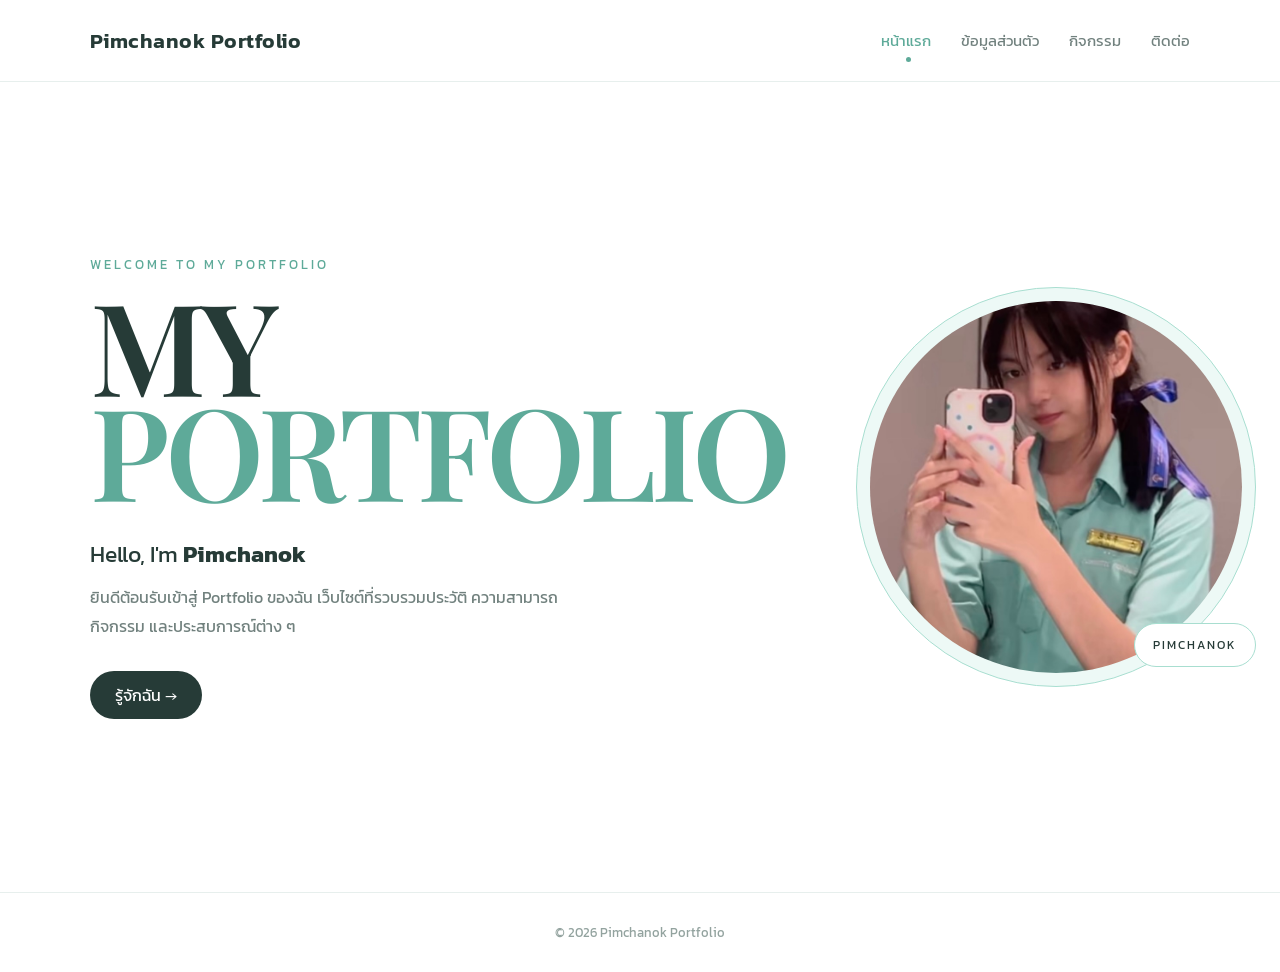
<file: index.html>
<!DOCTYPE html>
<html lang="th">
<head>
    <meta charset="UTF-8">
    <meta name="viewport" content="width=device-width, initial-scale=1.0">
    <title>Pimchanok Portfolio</title>
    <link rel="stylesheet" href="style.css">
</head>

<body>

<header>
    <a href="index.html" class="logo">Pimchanok Portfolio</a>

    <nav>
        <a href="index.html" class="active">หน้าแรก</a>
        <a href="portfolio.html">ข้อมูลส่วนตัว</a>
        <a href="activities.html">กิจกรรม</a>
        <a href="contact.html">ติดต่อ</a>
    </nav>
</header>

<main class="home">

    <section class="hero">

        <div class="hero-text">
            <p class="small-title">WELCOME TO MY PORTFOLIO</p>

            <h1>MY<br><span>PORTFOLIO</span></h1>

            <p class="hello">Hello, I'm <b>Pimchanok</b></p>

            <p class="description">
                ยินดีต้อนรับเข้าสู่ Portfolio ของฉัน
                เว็บไซต์ที่รวบรวมประวัติ ความสามารถ
                กิจกรรม และประสบการณ์ต่าง ๆ
            </p>

            <a href="portfolio.html" class="main-btn">
                รู้จักฉัน →
            </a>
        </div>

        <div class="profile-area">
            <div class="circle">
                <img src="images/profile.jpeg" alt="Pimchanok">
            </div>

            <div class="circle-text">PIMCHANOK</div>
        </div>

    </section>

</main>

<footer>
    © 2026 Pimchanok Portfolio
</footer>

</body>
</html>
</file>
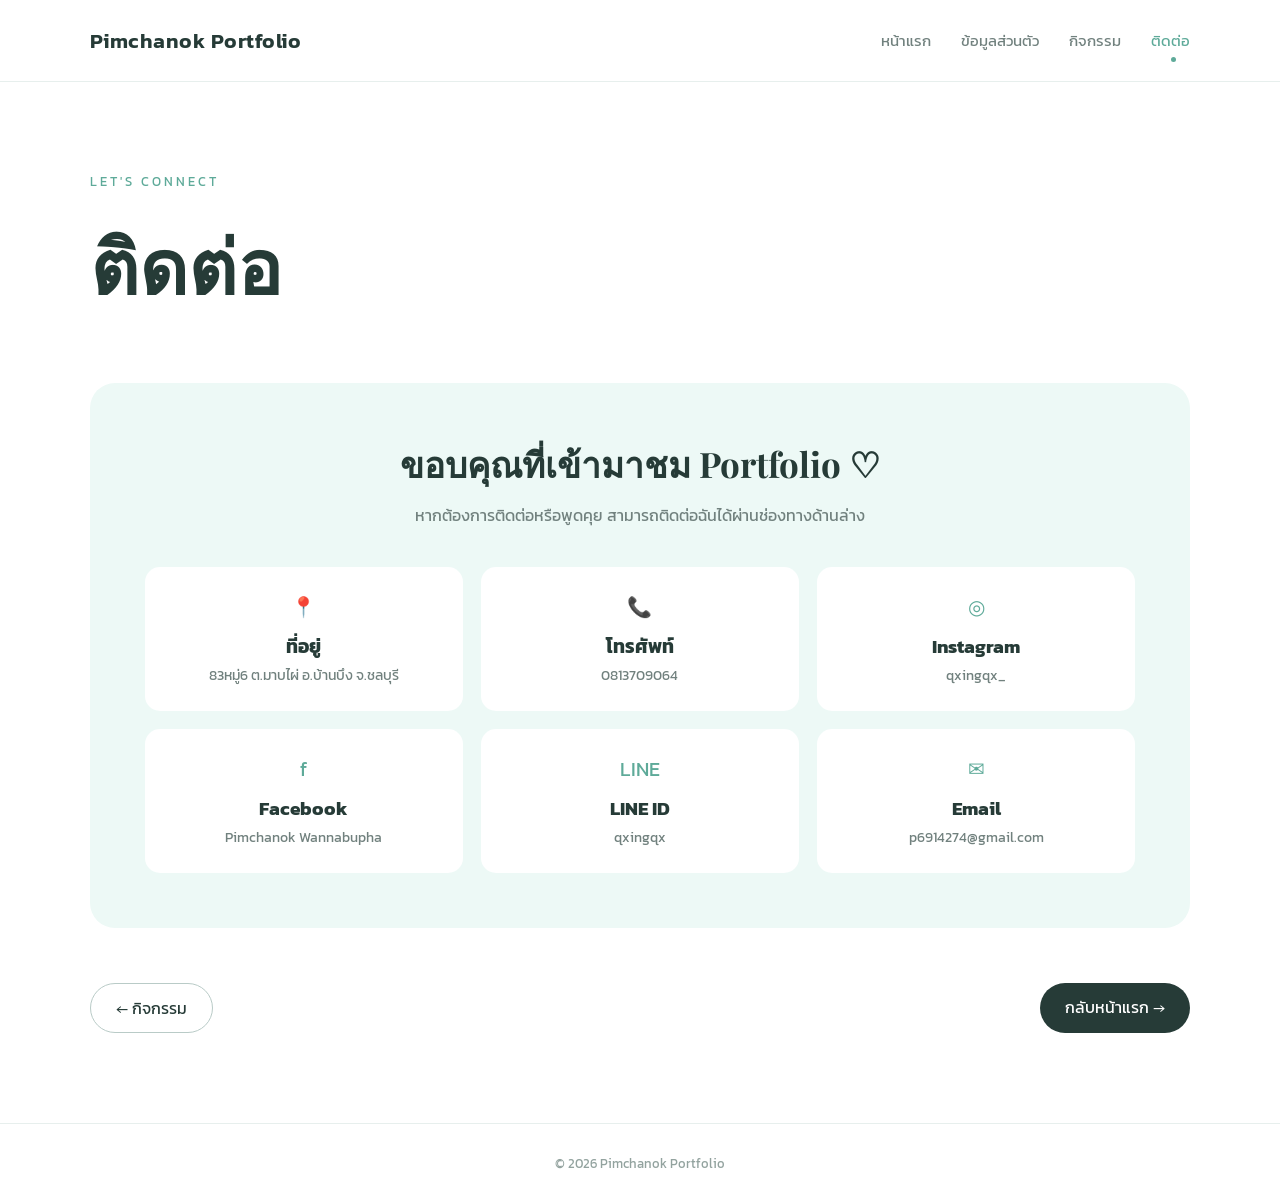
<file: contact.html>
<!DOCTYPE html>
<html lang="th">
<head>
    <meta charset="UTF-8">
    <meta name="viewport" content="width=device-width, initial-scale=1.0">
    <title>ติดต่อ | Pimchanok</title>
    <link rel="stylesheet" href="style.css">
</head>

<body>

<header>
    <a href="index.html" class="logo">Pimchanok Portfolio</a>

    <nav>
        <a href="index.html">หน้าแรก</a>
        <a href="portfolio.html">ข้อมูลส่วนตัว</a>
        <a href="activities.html">กิจกรรม</a>
        <a href="contact.html" class="active">ติดต่อ</a>
    </nav>
</header>

<main class="page">

    <div class="page-title">
        <p>LET'S CONNECT</p>
        <h1>ติดต่อ</h1>
    </div>

    <section class="contact-box">

        <div class="contact-intro">
            <h2>ขอบคุณที่เข้ามาชม Portfolio ♡</h2>

            <p>
                หากต้องการติดต่อหรือพูดคุย
                สามารถติดต่อฉันได้ผ่านช่องทางด้านล่าง
            </p>
        </div>

        <div class="contact-grid">

            <div class="contact-item">
                <span>📍</span>
                <h3>ที่อยู่</h3>
                <p>83หมู่6 ต.มาบไผ่ อ.บ้านบึง จ.ชลบุรี</p>
            </div>

            <div class="contact-item">
                <span>📞</span>
                <h3>โทรศัพท์</h3>
                <p>0813709064</p>
            </div>

            <div class="contact-item">
                <span>◎</span>
                <h3>Instagram</h3>
                <p>qxingqx_</p>
            </div>

            <div class="contact-item">
                <span>f</span>
                <h3>Facebook</h3>
                <p>Pimchanok Wannabupha</p>
            </div>

            <div class="contact-item">
                <span>LINE</span>
                <h3>LINE ID</h3>
                <p>qxingqx</p>
            </div>

            <div class="contact-item">
                <span>✉</span>
                <h3>Email</h3>
                <p>p6914274@gmail.com</p>
            </div>

        </div>

    </section>

    <div class="page-buttons">
        <a href="activities.html" class="outline-btn">← กิจกรรม</a>
        <a href="index.html" class="main-btn">กลับหน้าแรก →</a>
    </div>

</main>

<footer>
    © 2026 Pimchanok Portfolio
</footer>

</body>
</html>
</file>
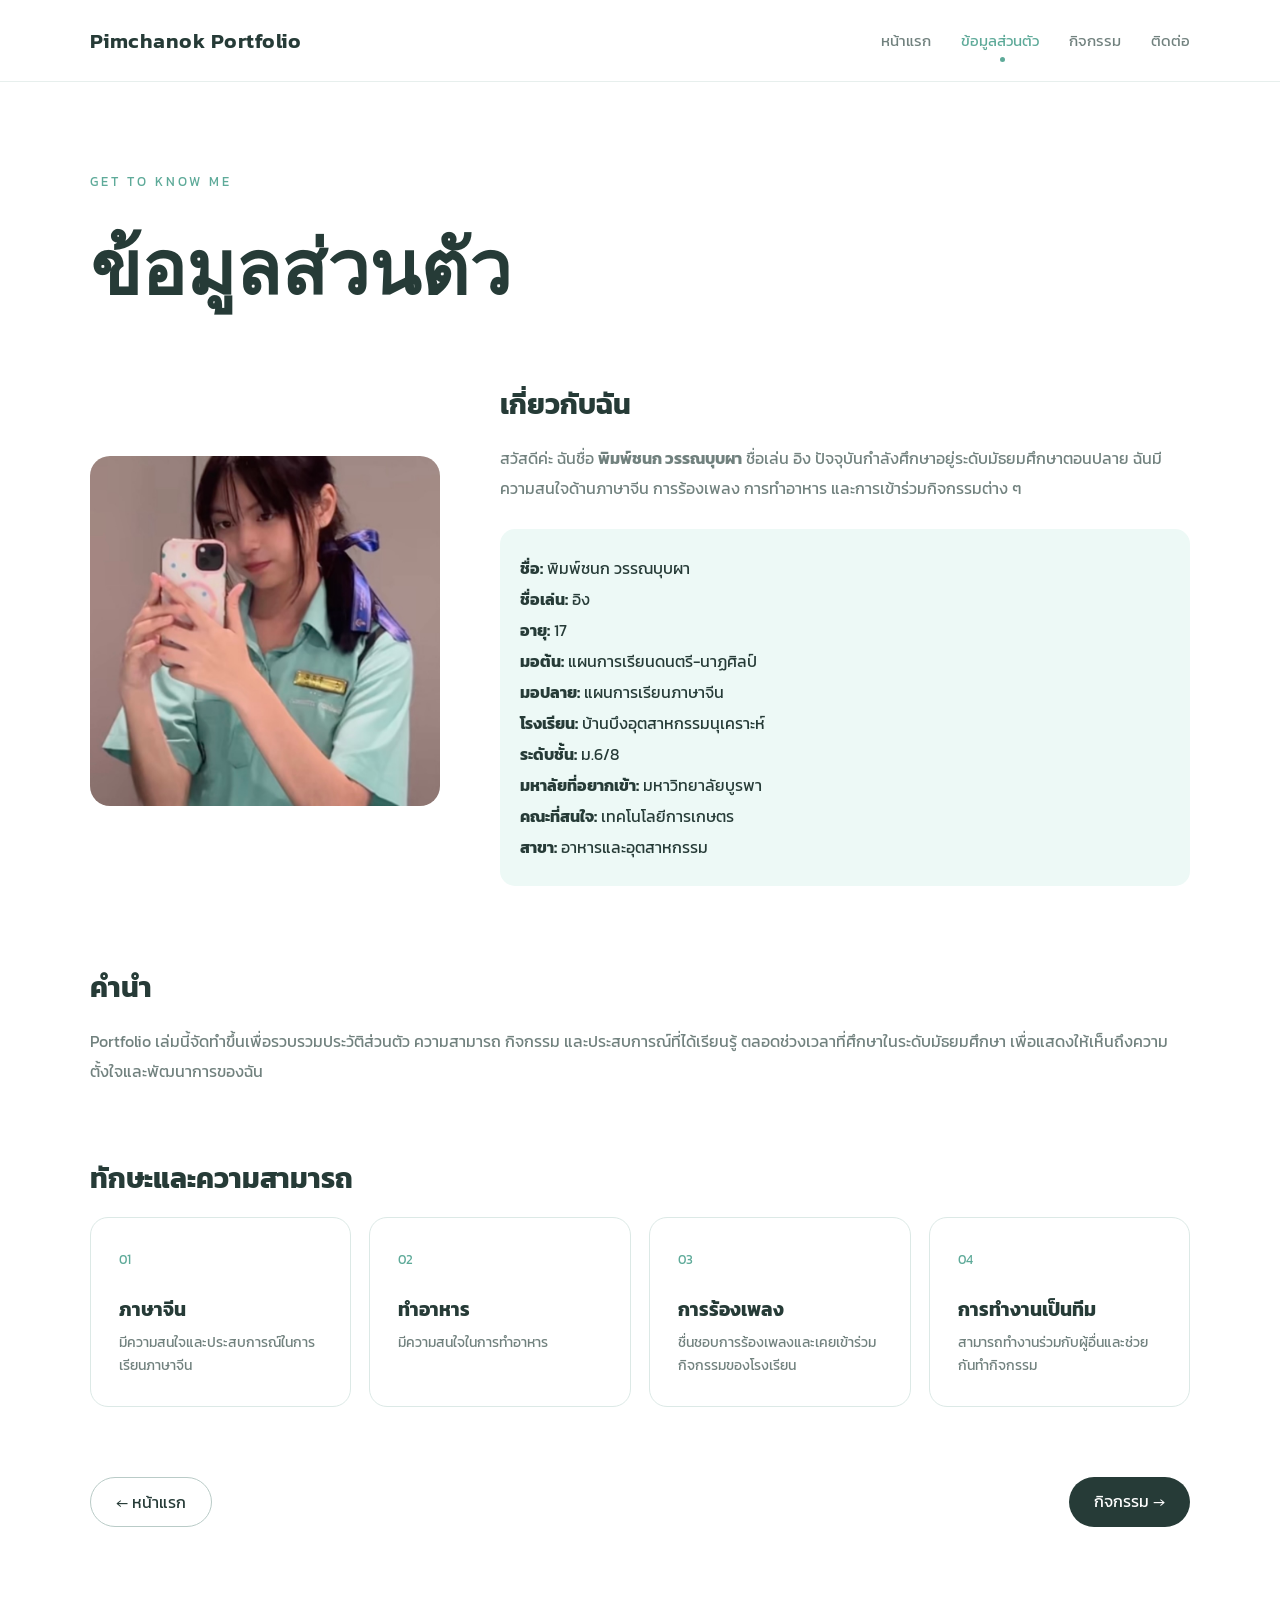
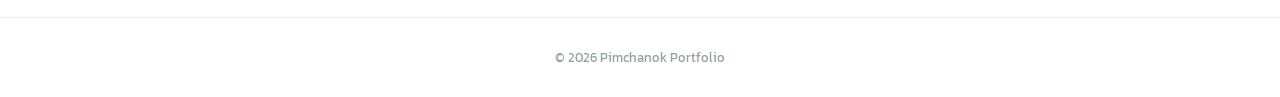
<file: portfolio.html>
<!DOCTYPE html>
<html lang="th">
<head>
    <meta charset="UTF-8">
    <meta name="viewport" content="width=device-width, initial-scale=1.0">
    <title>ข้อมูลส่วนตัว | Pimchanok</title>
    <link rel="stylesheet" href="style.css">
</head>

<body>

<header>
    <a href="index.html" class="logo">Pimchanok Portfolio</a>

    <nav>
        <a href="index.html">หน้าแรก</a>
        <a href="portfolio.html" class="active">ข้อมูลส่วนตัว</a>
        <a href="activities.html">กิจกรรม</a>
        <a href="contact.html">ติดต่อ</a>
    </nav>
</header>

<main class="page">

    <div class="page-title">
        <p>GET TO KNOW ME</p>
        <h1>ข้อมูลส่วนตัว</h1>
    </div>

    <section class="about-box">

        <div class="about-photo">
            <img src="images/profile.jpeg" alt="Profile">
        </div>

        <div class="about-content">
            <h2>เกี่ยวกับฉัน</h2>

            <p>
                สวัสดีค่ะ ฉันชื่อ <b>พิมพ์ชนก วรรณบุบผา</b>
                ชื่อเล่น อิง ปัจจุบันกำลังศึกษาอยู่ระดับมัธยมศึกษาตอนปลาย
                ฉันมีความสนใจด้านภาษาจีน การร้องเพลง การทำอาหาร
                และการเข้าร่วมกิจกรรมต่าง ๆ
            </p>

            <div class="info">
                <p><b>ชื่อ:</b> พิมพ์ชนก วรรณบุบผา</p>
                <p><b>ชื่อเล่น:</b> อิง</p>
                <p><b>อายุ:</b> 17</p>
                <p><b>มอต้น:</b> แผนการเรียนดนตรี-นาฏศิลป์</p>
                <p><b>มอปลาย:</b> แผนการเรียนภาษาจีน</p>
                <p><b>โรงเรียน:</b> บ้านบึงอุตสาหกรรมนุเคราะห์</p>
                <p><b>ระดับชั้น:</b> ม.6/8</p>
                <p><b>มหาลัยที่อยากเข้า:</b> มหาวิทยาลัยบูรพา</p>
                <p><b>คณะที่สนใจ:</b> เทคโนโลยีการเกษตร</p>
                <p><b>สาขา:</b> อาหารและอุตสาหกรรม</p>
            </div>
        </div>

    </section>

    <section class="simple-section">
        <h2>คำนำ</h2>

        <p>
            Portfolio เล่มนี้จัดทำขึ้นเพื่อรวบรวมประวัติส่วนตัว
            ความสามารถ กิจกรรม และประสบการณ์ที่ได้เรียนรู้
            ตลอดช่วงเวลาที่ศึกษาในระดับมัธยมศึกษา
            เพื่อแสดงให้เห็นถึงความตั้งใจและพัฒนาการของฉัน
        </p>
    </section>

    <section class="simple-section">

        <h2>ทักษะและความสามารถ</h2>

        <div class="skills">

            <div class="skill-card">
                <span>01</span>
                <h3>ภาษาจีน</h3>
                <p>มีความสนใจและประสบการณ์ในการเรียนภาษาจีน</p>
            </div>

            <div class="skill-card">
                <span>02</span>
                <h3>ทำอาหาร</h3>
                <p>มีความสนใจในการทำอาหาร</p>
            </div>

            <div class="skill-card">
                <span>03</span>
                <h3>การร้องเพลง</h3>
                <p>ชื่นชอบการร้องเพลงและเคยเข้าร่วมกิจกรรมของโรงเรียน</p>
            </div>

            <div class="skill-card">
                <span>04</span>
                <h3>การทำงานเป็นทีม</h3>
                <p>สามารถทำงานร่วมกับผู้อื่นและช่วยกันทำกิจกรรม</p>
            </div>

        </div>

    </section>

    <div class="page-buttons">
        <a href="index.html" class="outline-btn">← หน้าแรก</a>
        <a href="activities.html" class="main-btn">กิจกรรม →</a>
    </div>

</main>

<footer>
    © 2026 Pimchanok Portfolio
</footer>

</body>
</html>
</file>
<file: style.css>
@import url('https://fonts.googleapis.com/css2?family=Kanit:wght@300;400;500;600&family=Playfair+Display:wght@500;600;700&display=swap');

:root {
    --mint: #a8ded0;
    --mint-dark: #5eaa99;
    --mint-light: #edf9f6;
    --dark: #263b37;
    --gray: #71817e;
    --white: #ffffff;
}

* {
    margin: 0;
    padding: 0;
    box-sizing: border-box;
}

html {
    scroll-behavior: smooth;
}

body {
    font-family: 'Kanit', sans-serif;
    background: var(--white);
    color: var(--dark);
    min-height: 100vh;
}

/* HEADER */

header {
    width: 100%;
    padding: 25px 7%;
    display: flex;
    align-items: center;
    justify-content: space-between;
    border-bottom: 1px solid #e7efed;
    background: rgba(255,255,255,.9);
    position: sticky;
    top: 0;
    z-index: 10;
    backdrop-filter: blur(10px);
}

.logo {
    color: var(--dark);
    text-decoration: none;
    font-size: 21px;
    font-weight: 600;
    letter-spacing: .5px;
}

nav {
    display: flex;
    gap: 30px;
}

nav a {
    text-decoration: none;
    color: var(--gray);
    font-size: 15px;
    position: relative;
    transition: .3s;
}

nav a:hover,
nav a.active {
    color: var(--mint-dark);
}

nav a.active::after {
    content: "";
    width: 5px;
    height: 5px;
    background: var(--mint-dark);
    border-radius: 50%;
    position: absolute;
    left: 50%;
    bottom: -10px;
}

/* HOME */

.home {
    min-height: calc(100vh - 90px);
    display: flex;
    align-items: center;
}

.hero {
    width: 86%;
    max-width: 1250px;
    margin: auto;
    display: grid;
    grid-template-columns: 1fr 1fr;
    align-items: center;
    gap: 70px;
}

.small-title,
.page-title p {
    color: var(--mint-dark);
    font-size: 13px;
    letter-spacing: 3px;
    margin-bottom: 18px;
}

.hero h1 {
    font-family: 'Playfair Display', serif;
    font-size: clamp(70px, 10vw, 130px);
    line-height: .82;
    font-weight: 600;
    letter-spacing: -5px;
}

.hero h1 span {
    color: var(--mint-dark);
}

.hello {
    font-size: 23px;
    margin-top: 35px;
}

.description {
    color: var(--gray);
    line-height: 1.8;
    max-width: 500px;
    margin: 12px 0 30px;
}

.main-btn,
.outline-btn {
    display: inline-block;
    text-decoration: none;
    padding: 12px 25px;
    border-radius: 30px;
    transition: .3s;
}

.main-btn {
    background: var(--dark);
    color: white;
}

.main-btn:hover {
    background: var(--mint-dark);
    transform: translateY(-3px);
}

.outline-btn {
    color: var(--dark);
    border: 1px solid #b9cbc7;
}

.outline-btn:hover {
    border-color: var(--mint-dark);
    color: var(--mint-dark);
}

/* PROFILE */

.profile-area {
    display: flex;
    justify-content: center;
    align-items: center;
    position: relative;
}

.circle {
    width: min(400px, 75vw);
    height: min(400px, 75vw);
    border-radius: 50%;
    padding: 13px;
    background: var(--mint-light);
    border: 1px solid var(--mint);
    animation: floating 4s ease-in-out infinite;
}

.circle img {
    width: 100%;
    height: 100%;
    border-radius: 50%;
    object-fit: cover;
}

.circle-text {
    position: absolute;
    right: 0;
    bottom: 20px;
    background: white;
    border: 1px solid var(--mint);
    padding: 12px 18px;
    border-radius: 30px;
    font-size: 12px;
    letter-spacing: 2px;
}

/* PAGE */

.page {
    width: 86%;
    max-width: 1150px;
    margin: auto;
    padding: 90px 0;
}

.page-title {
    margin-bottom: 55px;
}

.page-title h1 {
    font-family: 'Playfair Display', serif;
    font-size: clamp(45px, 7vw, 75px);
}

/* ABOUT */

.about-box {
    display: grid;
    grid-template-columns: 350px 1fr;
    gap: 60px;
    align-items: center;
    margin-bottom: 80px;
}

.about-photo img {
    width: 100%;
    aspect-ratio: 1;
    object-fit: cover;
    border-radius: 20px;
}

.about-content h2,
.simple-section h2 {
    font-size: 28px;
    margin-bottom: 18px;
}

.about-content > p,
.simple-section > p {
    color: var(--gray);
    line-height: 1.9;
}

.info {
    margin-top: 25px;
    padding: 20px;
    background: var(--mint-light);
    border-radius: 15px;
}

.info p {
    margin: 7px 0;
}

/* SKILLS */

.simple-section {
    margin-bottom: 70px;
}

.skills {
    display: grid;
    grid-template-columns: repeat(4, 1fr);
    gap: 18px;
}

.skill-card {
    padding: 28px;
    border: 1px solid #dce9e6;
    border-radius: 18px;
    transition: .3s;
}

.skill-card:hover {
    transform: translateY(-8px);
    border-color: var(--mint);
    box-shadow: 0 15px 35px rgba(70,120,110,.1);
}

.skill-card span {
    color: var(--mint-dark);
    font-size: 13px;
}

.skill-card h3 {
    margin: 25px 0 8px;
}

.skill-card p {
    color: var(--gray);
    font-size: 14px;
    line-height: 1.7;
}

/* ACTIVITIES */

.activity-grid {
    display: grid;
    grid-template-columns: repeat(2, 1fr);
    gap: 30px;
}

.activity-card {
    border: 1px solid #dce9e6;
    border-radius: 20px;
    overflow: hidden;
    background: white;
    transition: .35s;
}

.activity-card:hover {
    transform: translateY(-7px);
    box-shadow: 0 18px 40px rgba(60,100,90,.12);
}

.activity-card img {
    width: 100%;
    height: 280px;
    object-fit: cover;
}

.activity-card div {
    padding: 25px;
}

.activity-card span {
    color: var(--mint-dark);
    font-size: 13px;
}

.activity-card h2 {
    margin: 8px 0;
}

.activity-card p {
    color: var(--gray);
    line-height: 1.7;
}

/* CONTACT */

.contact-box {
    background: var(--mint-light);
    padding: 55px;
    border-radius: 25px;
}

.contact-intro {
    text-align: center;
    margin-bottom: 40px;
}

.contact-intro h2 {
    font-family: 'Playfair Display', serif;
    font-size: 35px;
    margin-bottom: 10px;
}

.contact-intro p {
    color: var(--gray);
}

.contact-grid {
    display: grid;
    grid-template-columns: repeat(3, 1fr);
    gap: 18px;
}

.contact-item {
    background: white;
    border-radius: 15px;
    padding: 25px;
    text-align: center;
}

.contact-item span {
    display: block;
    color: var(--mint-dark);
    font-size: 20px;
    margin-bottom: 10px;
}

.contact-item h3 {
    margin-bottom: 5px;
}

.contact-item p {
    color: var(--gray);
    font-size: 14px;
}

/* BUTTONS */

.page-buttons {
    display: flex;
    justify-content: space-between;
    margin-top: 55px;
}

/* FOOTER */

footer {
    text-align: center;
    padding: 30px;
    color: #93a39f;
    font-size: 13px;
    border-top: 1px solid #e7efed;
}

/* ANIMATION */

.hero-text,
.page-title,
.about-box,
.activity-card,
.contact-box {
    animation: fadeUp .8s ease both;
}

@keyframes fadeUp {
    from {
        opacity: 0;
        transform: translateY(25px);
    }

    to {
        opacity: 1;
        transform: translateY(0);
    }
}

@keyframes floating {
    0%,100% {
        transform: translateY(0);
    }

    50% {
        transform: translateY(-12px);
    }
}

/* MOBILE */

@media (max-width: 800px) {

    header {
        padding: 20px;
        flex-direction: column;
        gap: 15px;
    }

    nav {
        gap: 15px;
        flex-wrap: wrap;
        justify-content: center;
    }

    .hero {
        grid-template-columns: 1fr;
        text-align: center;
        padding: 60px 0;
    }

    .description {
        margin-left: auto;
        margin-right: auto;
    }

    .profile-area {
        order: -1;
    }

    .circle {
        width: 280px;
        height: 280px;
    }

    .about-box {
        grid-template-columns: 1fr;
    }

    .skills {
        grid-template-columns: 1fr 1fr;
    }

    .activity-grid {
        grid-template-columns: 1fr;
    }

    .contact-grid {
        grid-template-columns: 1fr 1fr;
    }

    .contact-box {
        padding: 25px;
    }
}

@media (max-width: 500px) {

    .hero h1 {
        font-size: 65px;
    }

    .page {
        padding: 60px 0;
    }

    .skills,
    .contact-grid {
        grid-template-columns: 1fr;
    }

    .page-buttons {
        flex-direction: column;
        gap: 15px;
    }

    .page-buttons a {
        text-align: center;
    }
}
</file>
